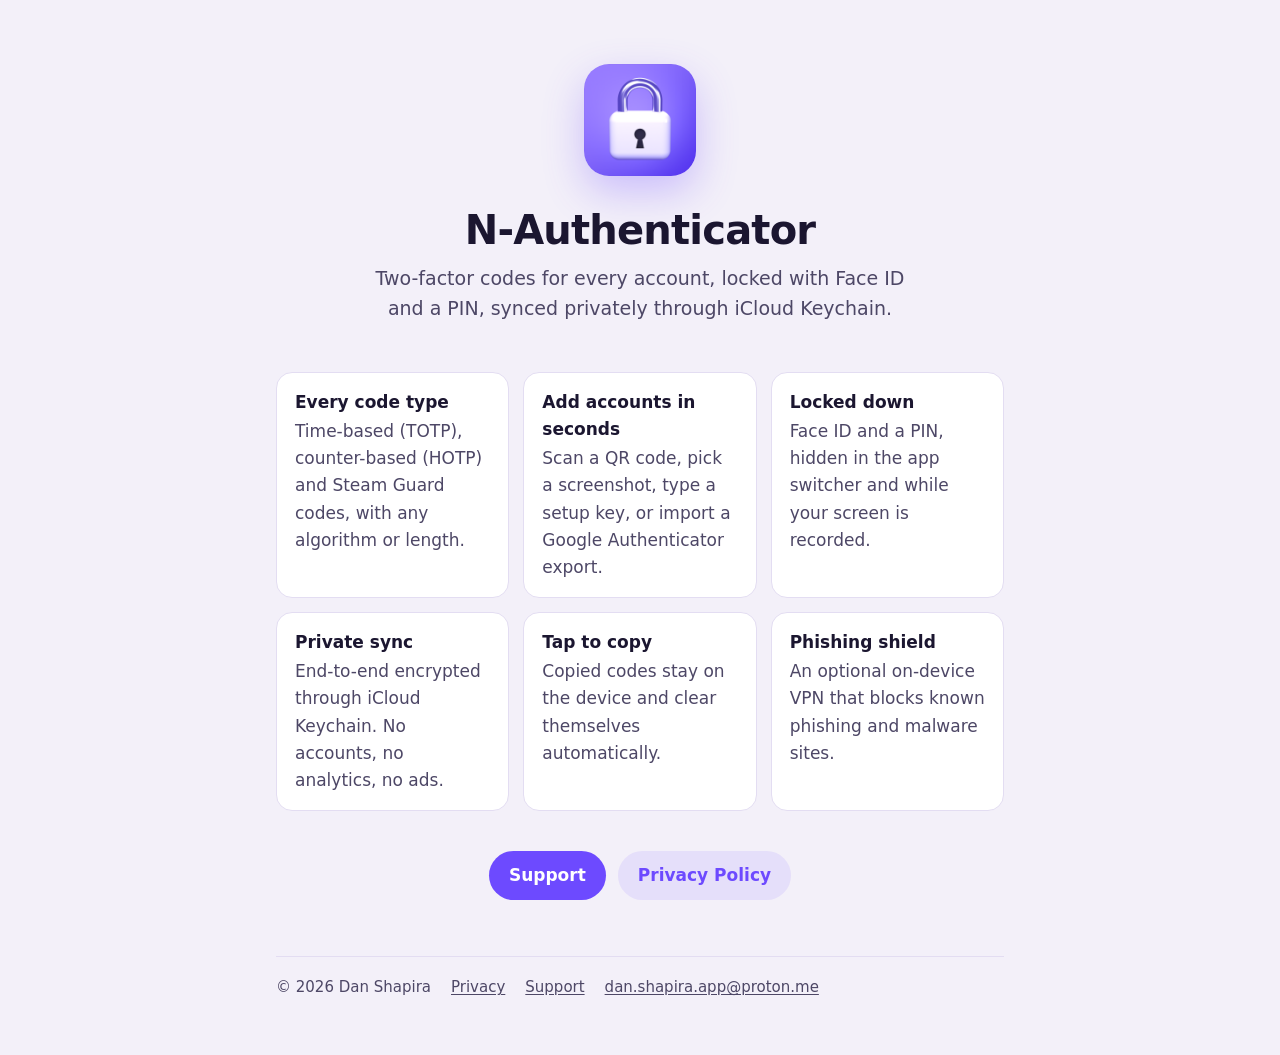
<file: index.html>
<!doctype html>
<html lang="en">
<head>
  <meta charset="utf-8">
  <meta name="viewport" content="width=device-width, initial-scale=1">
  <title>N-Authenticator</title>
  <meta name="description" content="A private two-factor authenticator for iPhone and iPad: codes locked with Face ID and a PIN, synced through iCloud Keychain, with an optional phishing shield.">
  <link rel="icon" href="assets/icon.png">
  <link rel="apple-touch-icon" href="assets/icon.png">
  <link rel="stylesheet" href="assets/style.css">
</head>
<body>
  <main>
    <section class="hero">
      <img src="assets/icon.png" alt="N-Authenticator app icon">
      <h1>N-Authenticator</h1>
      <p class="lead">Two-factor codes for every account, locked with Face ID and a PIN, synced privately through iCloud Keychain.</p>
    </section>

    <ul class="features">
      <li><strong>Every code type</strong>Time-based (TOTP), counter-based (HOTP) and Steam Guard codes, with any algorithm or length.</li>
      <li><strong>Add accounts in seconds</strong>Scan a QR code, pick a screenshot, type a setup key, or import a Google Authenticator export.</li>
      <li><strong>Locked down</strong>Face ID and a PIN, hidden in the app switcher and while your screen is recorded.</li>
      <li><strong>Private sync</strong>End-to-end encrypted through iCloud Keychain. No accounts, no analytics, no ads.</li>
      <li><strong>Tap to copy</strong>Copied codes stay on the device and clear themselves automatically.</li>
      <li><strong>Phishing shield</strong>An optional on-device VPN that blocks known phishing and malware sites.</li>
    </ul>

    <div class="links">
      <a class="button primary" href="support/">Support</a>
      <a class="button" href="privacy/">Privacy Policy</a>
    </div>

    <footer>
      <span>&copy; 2026 Dan Shapira</span>
      <a href="privacy/">Privacy</a>
      <a href="support/">Support</a>
      <a href="mailto:dan.shapira.app@proton.me">dan.shapira.app@proton.me</a>
    </footer>
  </main>
</body>
</html>
</file>
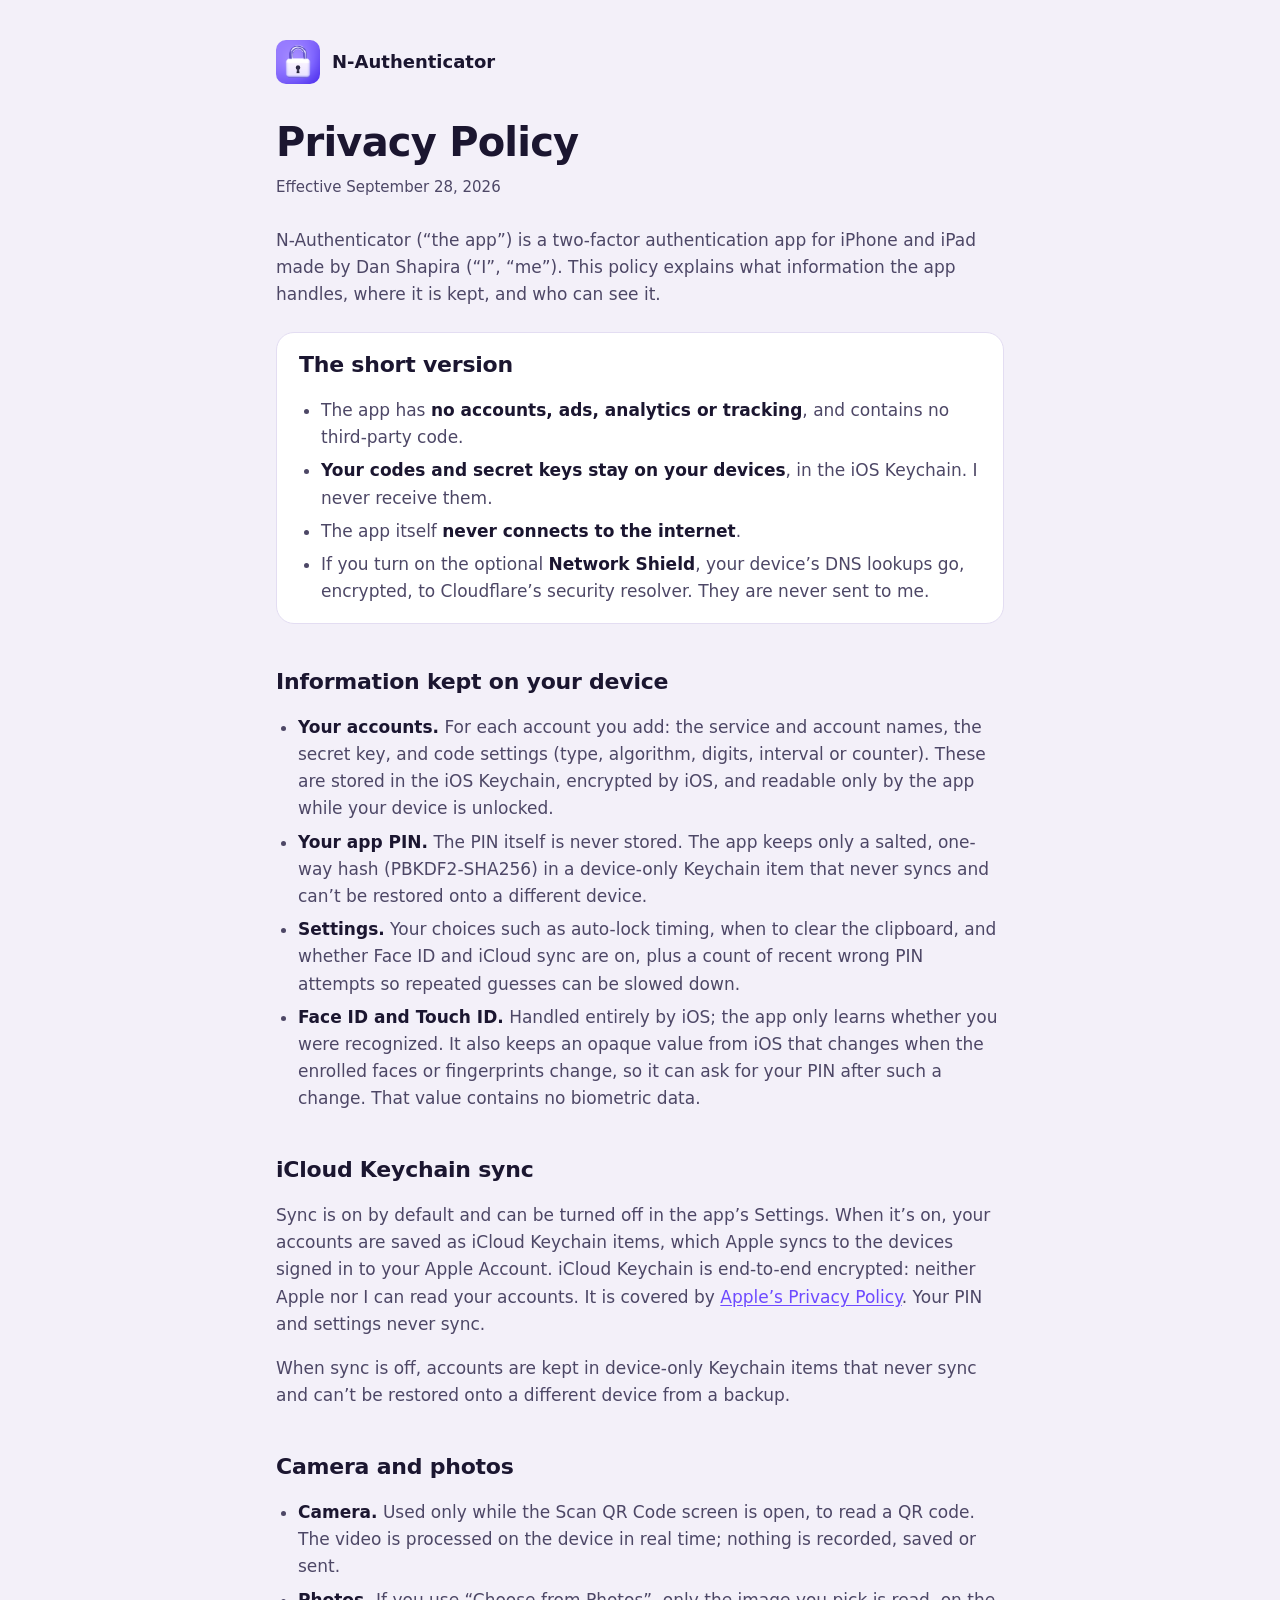
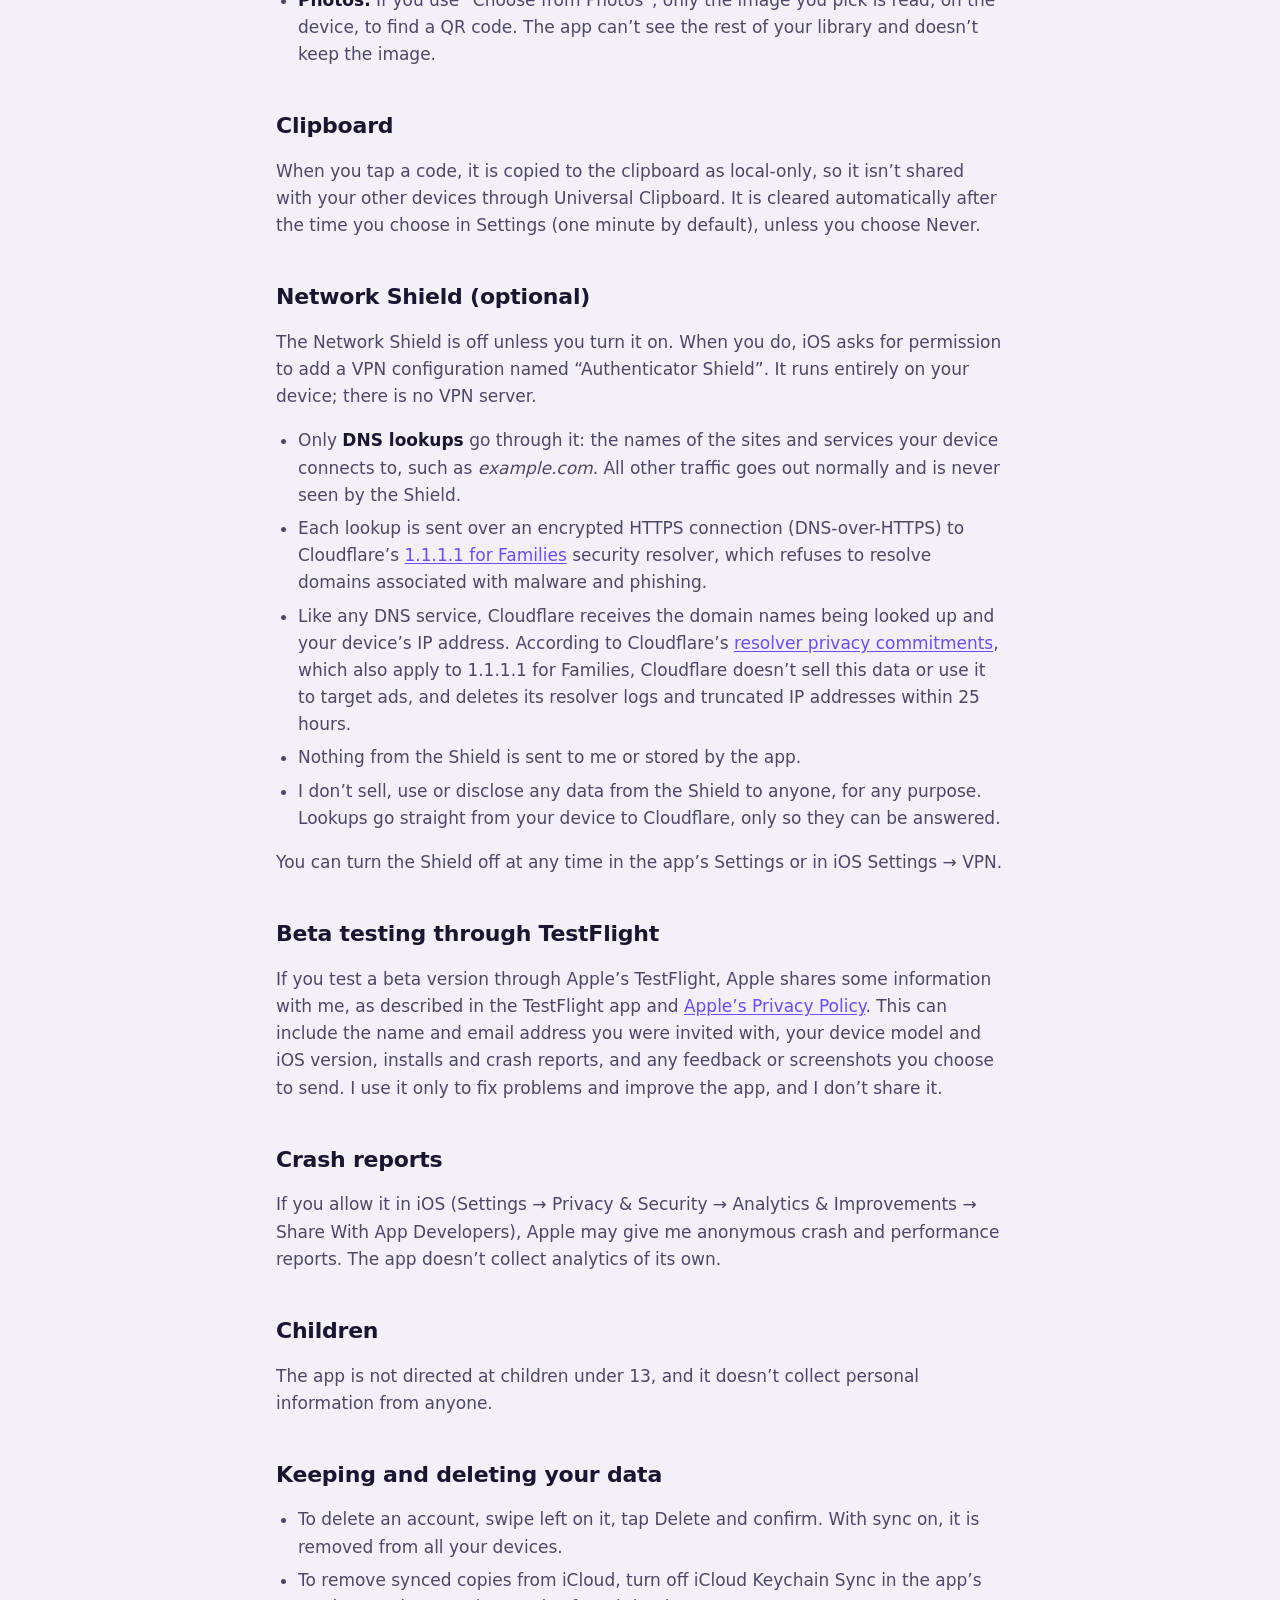
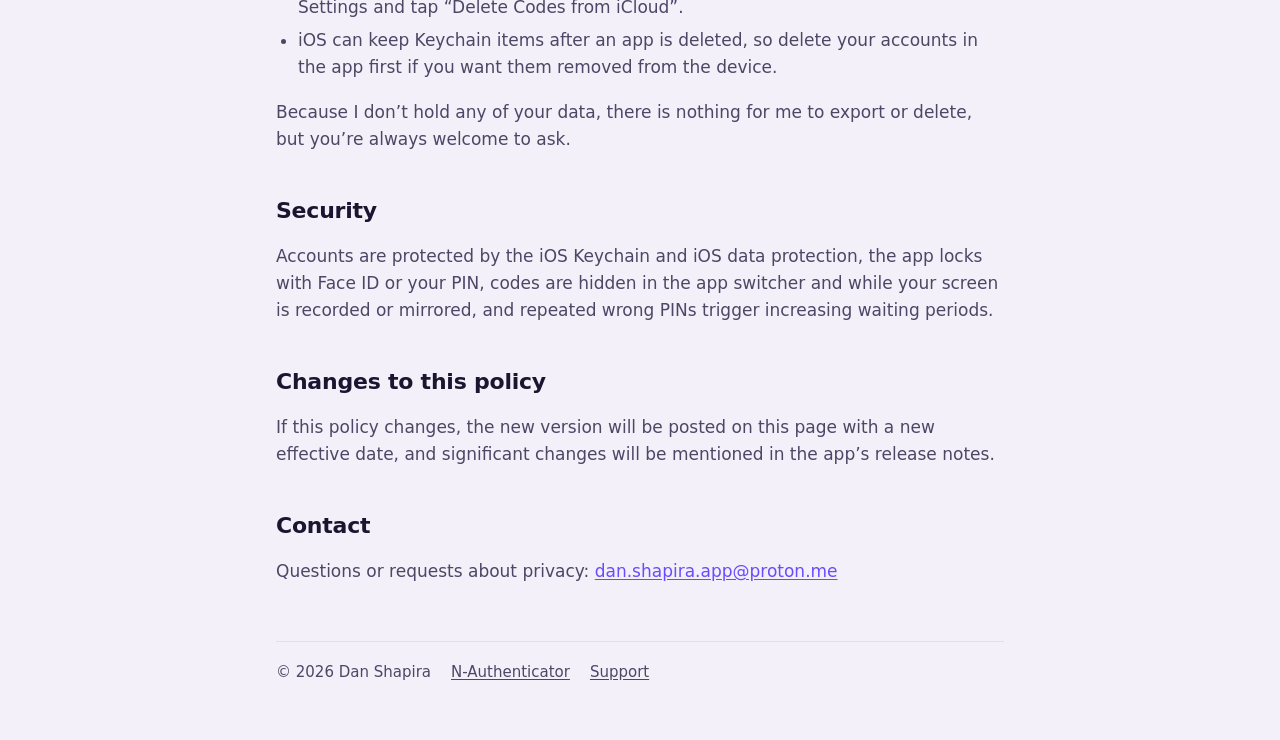
<file: privacy/index.html>
<!doctype html>
<html lang="en">
<head>
  <meta charset="utf-8">
  <meta name="viewport" content="width=device-width, initial-scale=1">
  <title>Privacy Policy · N-Authenticator</title>
  <meta name="description" content="How N-Authenticator handles your data: codes stay on your devices, no accounts, no analytics, no tracking.">
  <link rel="icon" href="../assets/icon.png">
  <link rel="apple-touch-icon" href="../assets/icon.png">
  <link rel="stylesheet" href="../assets/style.css">
</head>
<body>
  <main>
    <a class="brand" href="../"><img src="../assets/icon.png" alt="">N-Authenticator</a>

    <h1>Privacy Policy</h1>
    <p class="meta">Effective September 28, 2026</p>

    <p>N-Authenticator (&ldquo;the app&rdquo;) is a two-factor authentication app for iPhone and iPad made by Dan Shapira (&ldquo;I&rdquo;, &ldquo;me&rdquo;). This policy explains what information the app handles, where it is kept, and who can see it.</p>

    <div class="card">
      <h2 style="margin-top:0">The short version</h2>
      <ul>
        <li>The app has <strong>no accounts, ads, analytics or tracking</strong>, and contains no third-party code.</li>
        <li><strong>Your codes and secret keys stay on your devices</strong>, in the iOS Keychain. I never receive them.</li>
        <li>The app itself <strong>never connects to the internet</strong>.</li>
        <li>If you turn on the optional <strong>Network Shield</strong>, your device&rsquo;s DNS lookups go, encrypted, to Cloudflare&rsquo;s security resolver. They are never sent to me.</li>
      </ul>
    </div>

    <h2>Information kept on your device</h2>
    <ul>
      <li><strong>Your accounts.</strong> For each account you add: the service and account names, the secret key, and code settings (type, algorithm, digits, interval or counter). These are stored in the iOS Keychain, encrypted by iOS, and readable only by the app while your device is unlocked.</li>
      <li><strong>Your app PIN.</strong> The PIN itself is never stored. The app keeps only a salted, one-way hash (PBKDF2-SHA256) in a device-only Keychain item that never syncs and can&rsquo;t be restored onto a different device.</li>
      <li><strong>Settings.</strong> Your choices such as auto-lock timing, when to clear the clipboard, and whether Face ID and iCloud sync are on, plus a count of recent wrong PIN attempts so repeated guesses can be slowed down.</li>
      <li><strong>Face ID and Touch ID.</strong> Handled entirely by iOS; the app only learns whether you were recognized. It also keeps an opaque value from iOS that changes when the enrolled faces or fingerprints change, so it can ask for your PIN after such a change. That value contains no biometric data.</li>
    </ul>

    <h2>iCloud Keychain sync</h2>
    <p>Sync is on by default and can be turned off in the app&rsquo;s Settings. When it&rsquo;s on, your accounts are saved as iCloud Keychain items, which Apple syncs to the devices signed in to your Apple Account. iCloud Keychain is end-to-end encrypted: neither Apple nor I can read your accounts. It is covered by <a href="https://www.apple.com/legal/privacy/">Apple&rsquo;s Privacy Policy</a>. Your PIN and settings never sync.</p>
    <p>When sync is off, accounts are kept in device-only Keychain items that never sync and can&rsquo;t be restored onto a different device from a backup.</p>

    <h2>Camera and photos</h2>
    <ul>
      <li><strong>Camera.</strong> Used only while the Scan QR Code screen is open, to read a QR code. The video is processed on the device in real time; nothing is recorded, saved or sent.</li>
      <li><strong>Photos.</strong> If you use &ldquo;Choose from Photos&rdquo;, only the image you pick is read, on the device, to find a QR code. The app can&rsquo;t see the rest of your library and doesn&rsquo;t keep the image.</li>
    </ul>

    <h2>Clipboard</h2>
    <p>When you tap a code, it is copied to the clipboard as local-only, so it isn&rsquo;t shared with your other devices through Universal Clipboard. It is cleared automatically after the time you choose in Settings (one minute by default), unless you choose Never.</p>

    <h2 id="network-shield">Network Shield (optional)</h2>
    <p>The Network Shield is off unless you turn it on. When you do, iOS asks for permission to add a VPN configuration named &ldquo;Authenticator Shield&rdquo;. It runs entirely on your device; there is no VPN server.</p>
    <ul>
      <li>Only <strong>DNS lookups</strong> go through it: the names of the sites and services your device connects to, such as <em>example.com</em>. All other traffic goes out normally and is never seen by the Shield.</li>
      <li>Each lookup is sent over an encrypted HTTPS connection (DNS-over-HTTPS) to Cloudflare&rsquo;s <a href="https://developers.cloudflare.com/1.1.1.1/setup/">1.1.1.1 for Families</a> security resolver, which refuses to resolve domains associated with malware and phishing.</li>
      <li>Like any DNS service, Cloudflare receives the domain names being looked up and your device&rsquo;s IP address. According to Cloudflare&rsquo;s <a href="https://developers.cloudflare.com/1.1.1.1/privacy/public-dns-resolver/">resolver privacy commitments</a>, which also apply to 1.1.1.1 for Families, Cloudflare doesn&rsquo;t sell this data or use it to target ads, and deletes its resolver logs and truncated IP addresses within 25 hours.</li>
      <li>Nothing from the Shield is sent to me or stored by the app.</li>
      <li>I don&rsquo;t sell, use or disclose any data from the Shield to anyone, for any purpose. Lookups go straight from your device to Cloudflare, only so they can be answered.</li>
    </ul>
    <p>You can turn the Shield off at any time in the app&rsquo;s Settings or in iOS Settings &rarr; VPN.</p>

    <h2>Beta testing through TestFlight</h2>
    <p>If you test a beta version through Apple&rsquo;s TestFlight, Apple shares some information with me, as described in the TestFlight app and <a href="https://www.apple.com/legal/privacy/">Apple&rsquo;s Privacy Policy</a>. This can include the name and email address you were invited with, your device model and iOS version, installs and crash reports, and any feedback or screenshots you choose to send. I use it only to fix problems and improve the app, and I don&rsquo;t share it.</p>

    <h2>Crash reports</h2>
    <p>If you allow it in iOS (Settings &rarr; Privacy &amp; Security &rarr; Analytics &amp; Improvements &rarr; Share With App Developers), Apple may give me anonymous crash and performance reports. The app doesn&rsquo;t collect analytics of its own.</p>

    <h2>Children</h2>
    <p>The app is not directed at children under 13, and it doesn&rsquo;t collect personal information from anyone.</p>

    <h2>Keeping and deleting your data</h2>
    <ul>
      <li>To delete an account, swipe left on it, tap Delete and confirm. With sync on, it is removed from all your devices.</li>
      <li>To remove synced copies from iCloud, turn off iCloud Keychain Sync in the app&rsquo;s Settings and tap &ldquo;Delete Codes from iCloud&rdquo;.</li>
      <li>iOS can keep Keychain items after an app is deleted, so delete your accounts in the app first if you want them removed from the device.</li>
    </ul>
    <p>Because I don&rsquo;t hold any of your data, there is nothing for me to export or delete, but you&rsquo;re always welcome to ask.</p>

    <h2>Security</h2>
    <p>Accounts are protected by the iOS Keychain and iOS data protection, the app locks with Face ID or your PIN, codes are hidden in the app switcher and while your screen is recorded or mirrored, and repeated wrong PINs trigger increasing waiting periods.</p>

    <h2>Changes to this policy</h2>
    <p>If this policy changes, the new version will be posted on this page with a new effective date, and significant changes will be mentioned in the app&rsquo;s release notes.</p>

    <h2>Contact</h2>
    <p>Questions or requests about privacy: <a href="mailto:dan.shapira.app@proton.me">dan.shapira.app@proton.me</a></p>

    <footer>
      <span>&copy; 2026 Dan Shapira</span>
      <a href="../">N-Authenticator</a>
      <a href="../support/">Support</a>
    </footer>
  </main>
</body>
</html>
</file>
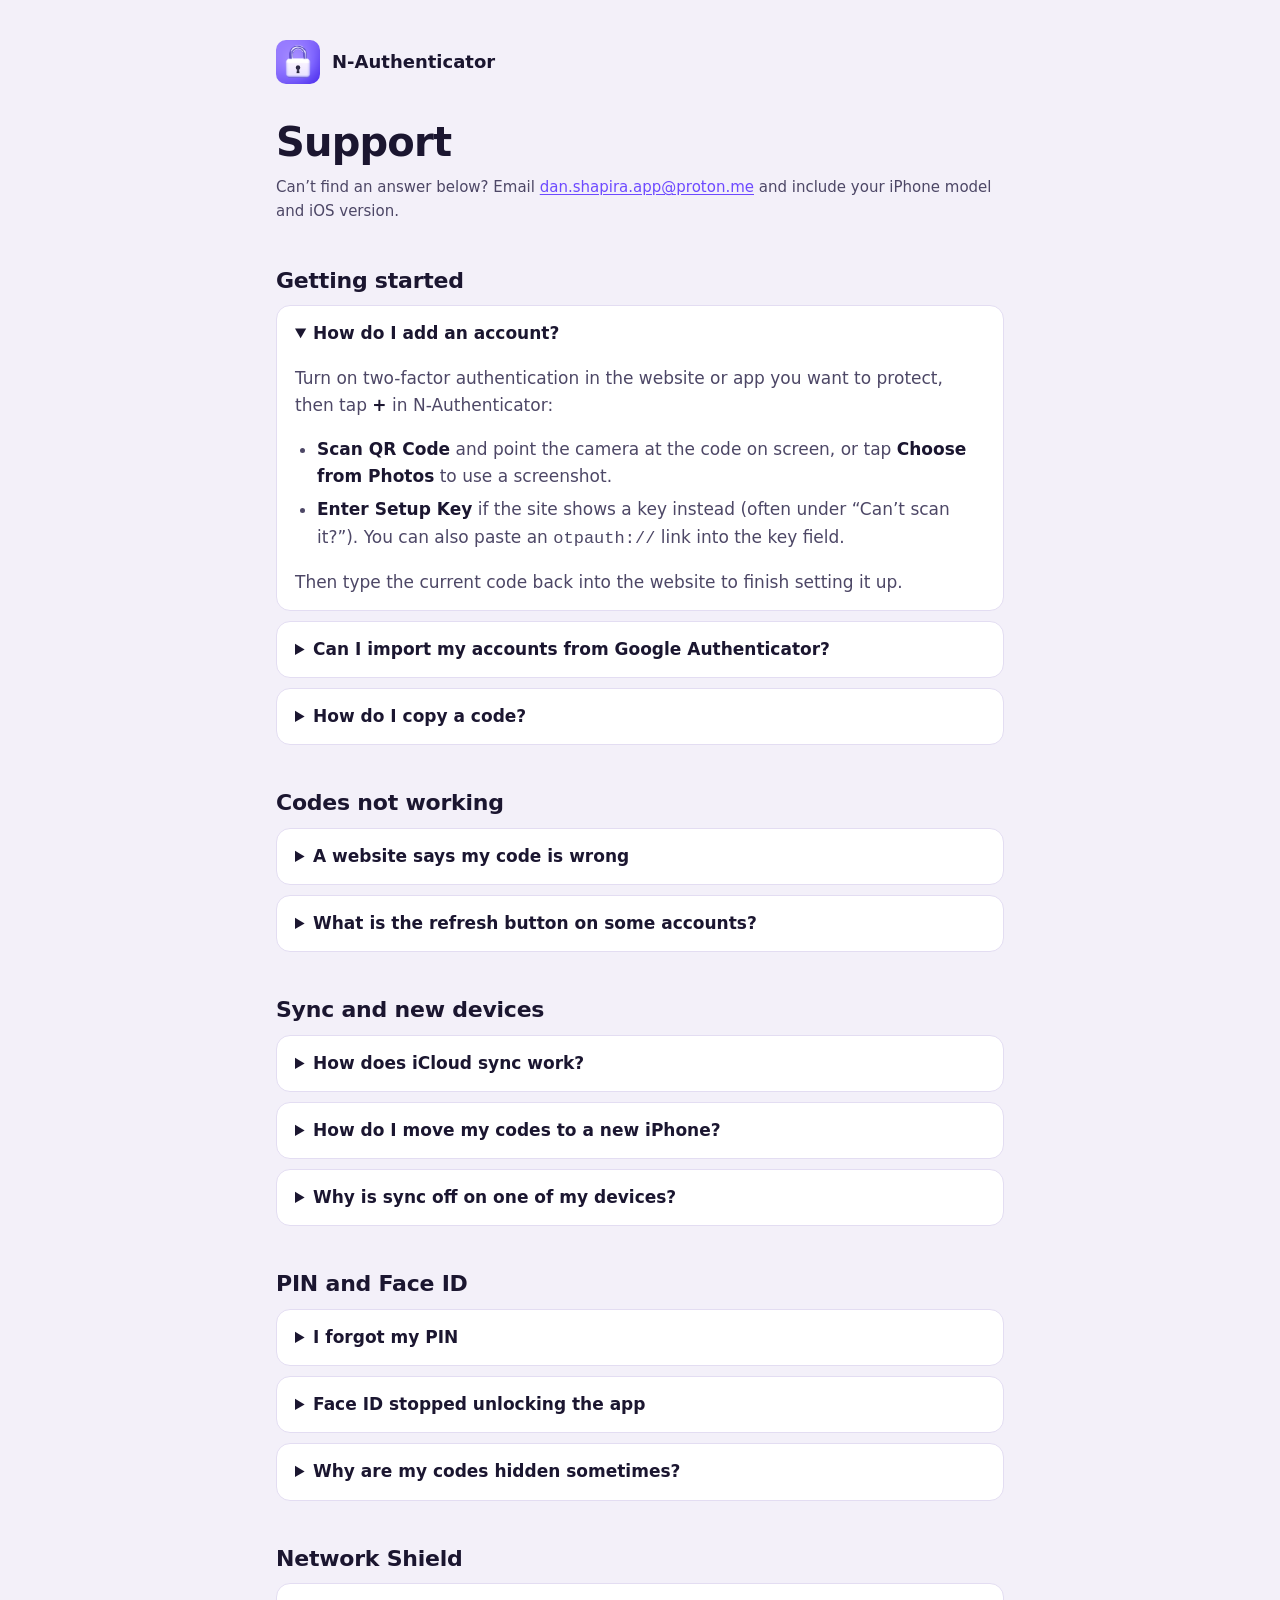
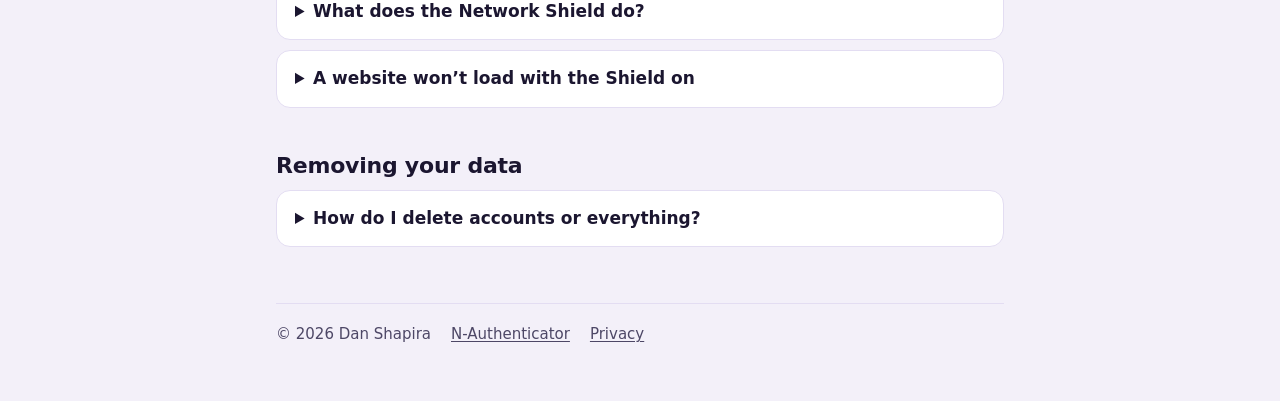
<file: support/index.html>
<!doctype html>
<html lang="en">
<head>
  <meta charset="utf-8">
  <meta name="viewport" content="width=device-width, initial-scale=1">
  <title>Support · N-Authenticator</title>
  <meta name="description" content="Help with N-Authenticator: adding accounts, sync, moving to a new iPhone, PIN and Face ID, and the Network Shield.">
  <link rel="icon" href="../assets/icon.png">
  <link rel="apple-touch-icon" href="../assets/icon.png">
  <link rel="stylesheet" href="../assets/style.css">
</head>
<body>
  <main>
    <a class="brand" href="../"><img src="../assets/icon.png" alt="">N-Authenticator</a>

    <h1>Support</h1>
    <p class="meta">Can&rsquo;t find an answer below? Email <a href="mailto:dan.shapira.app@proton.me">dan.shapira.app@proton.me</a> and include your iPhone model and iOS version.</p>

    <h2>Getting started</h2>
    <details open>
      <summary>How do I add an account?</summary>
      <p>Turn on two-factor authentication in the website or app you want to protect, then tap <strong>+</strong> in N-Authenticator:</p>
      <ul>
        <li><strong>Scan QR Code</strong> and point the camera at the code on screen, or tap <strong>Choose from Photos</strong> to use a screenshot.</li>
        <li><strong>Enter Setup Key</strong> if the site shows a key instead (often under &ldquo;Can&rsquo;t scan it?&rdquo;). You can also paste an <code>otpauth://</code> link into the key field.</li>
      </ul>
      <p>Then type the current code back into the website to finish setting it up.</p>
    </details>
    <details>
      <summary>Can I import my accounts from Google Authenticator?</summary>
      <p>Yes. In Google Authenticator, choose <strong>Transfer accounts &rarr; Export accounts</strong>, then scan the QR code (or each of the QR codes) it shows with <strong>+ &rarr; Scan QR Code</strong>.</p>
    </details>
    <details>
      <summary>How do I copy a code?</summary>
      <p>Tap it. Copied codes stay on this device (they aren&rsquo;t sent to your other devices through Universal Clipboard) and are cleared automatically; you can change the delay in <strong>Settings &rarr; Clear Clipboard</strong>.</p>
    </details>

    <h2>Codes not working</h2>
    <details>
      <summary>A website says my code is wrong</summary>
      <p>Time-based codes depend on your iPhone&rsquo;s clock. Make sure <strong>Settings &rarr; General &rarr; Date &amp; Time &rarr; Set Automatically</strong> is on, then try the next code. If it still fails, remove the account from the website&rsquo;s security settings and set it up again.</p>
    </details>
    <details>
      <summary>What is the refresh button on some accounts?</summary>
      <p>Those are counter-based (HOTP) accounts. Tap refresh only when the service asks for a new code, since each tap moves the counter forward.</p>
    </details>

    <h2>Sync and new devices</h2>
    <details>
      <summary>How does iCloud sync work?</summary>
      <p>With <strong>Settings &rarr; iCloud Keychain Sync</strong> on, your accounts sync end-to-end encrypted through iCloud Keychain to your other devices signed in to the same Apple Account. It needs iCloud Keychain turned on: iOS Settings &rarr; [your name] &rarr; iCloud &rarr; <strong>Passwords</strong> (called <strong>Passwords &amp; Keychain</strong> on older iOS versions). Changes can take a few minutes and appear the next time you open the app (or pull down on the list to refresh).</p>
    </details>
    <details>
      <summary>How do I move my codes to a new iPhone?</summary>
      <p>If iCloud Keychain Sync is on, sign in to the same Apple Account on the new iPhone, install N-Authenticator and open it; your accounts appear after syncing. If sync is off, open each account (swipe left &rarr; Edit), tap <strong>Show Transfer QR Code</strong> and scan it with the new iPhone. Keep your old phone until everything works on the new one.</p>
    </details>
    <details>
      <summary>Why is sync off on one of my devices?</summary>
      <p>Sync is set per device. Turning it off keeps the codes on that device only, and the copies already in iCloud stay available to your other devices until you tap <strong>Delete Codes from iCloud</strong>.</p>
    </details>

    <h2>PIN and Face ID</h2>
    <details>
      <summary>I forgot my PIN</summary>
      <p>On the lock screen, tap <strong>Forgot PIN?</strong>, confirm with your iPhone passcode (or Face ID), and choose a new PIN. Your accounts are kept.</p>
    </details>
    <details>
      <summary>Face ID stopped unlocking the app</summary>
      <p>For your security, the app asks for your PIN once whenever the faces or fingerprints enrolled on your iPhone change. Enter your PIN and Face ID works again. You can turn it on or off in <strong>Settings &rarr; Face ID</strong>.</p>
    </details>
    <details>
      <summary>Why are my codes hidden sometimes?</summary>
      <p>Codes are hidden while your screen is being recorded, mirrored or shared with AirPlay, and the app switcher shows a cover screen instead of your codes.</p>
    </details>

    <h2>Network Shield</h2>
    <details>
      <summary>What does the Network Shield do?</summary>
      <p>It&rsquo;s an optional on-device VPN, with no server, that sends your iPhone&rsquo;s DNS lookups, encrypted, to Cloudflare&rsquo;s security resolver, which blocks sites known for phishing and malware. Phishing pages are the most common way sign-in codes get stolen. No other traffic goes through it. See the <a href="../privacy/#network-shield">privacy policy</a> for details.</p>
    </details>
    <details>
      <summary>A website won&rsquo;t load with the Shield on</summary>
      <p>The site may be on Cloudflare&rsquo;s list of dangerous domains, or your network may block encrypted DNS. Turn the Shield off in the app&rsquo;s Settings (or iOS Settings &rarr; VPN) and try again, and let me know the site so I can look into it.</p>
    </details>

    <h2>Removing your data</h2>
    <details>
      <summary>How do I delete accounts or everything?</summary>
      <p>Swipe left on an account, tap Delete and confirm; with sync on, it&rsquo;s removed from all your devices. iOS can keep Keychain items after an app is deleted, so delete your accounts in the app first if you want them gone. Before removing an account, make sure you&rsquo;ve turned off two-factor authentication for it or have another way to sign in.</p>
    </details>

    <footer>
      <span>&copy; 2026 Dan Shapira</span>
      <a href="../">N-Authenticator</a>
      <a href="../privacy/">Privacy</a>
    </footer>
  </main>
</body>
</html>
</file>
<file: assets/style.css>
:root {
  --violet: #6d4aff;
  --ink: #1b1630;
  --ink-soft: #4d4766;
  --mica: #f3f0f9;
  --surface: #ffffff;
  --line: #e3ddf2;
  --tint: rgba(109, 74, 255, 0.1);
  color-scheme: light;
}

@media (prefers-color-scheme: dark) {
  :root:not([data-theme="light"]) {
    --violet: #8c6dff;
    --ink: #f3f0f9;
    --ink-soft: #bab3d4;
    --mica: #0f0c18;
    --surface: #1b1630;
    --line: #2d2649;
    --tint: rgba(140, 109, 255, 0.16);
    color-scheme: dark;
  }
}

:root[data-theme="dark"] {
  --violet: #8c6dff;
  --ink: #f3f0f9;
  --ink-soft: #bab3d4;
  --mica: #0f0c18;
  --surface: #1b1630;
  --line: #2d2649;
  --tint: rgba(140, 109, 255, 0.16);
  color-scheme: dark;
}

* {
  box-sizing: border-box;
}

html {
  -webkit-text-size-adjust: 100%;
}

body {
  margin: 0;
  background: var(--mica);
  color: var(--ink);
  font: 17px/1.6 -apple-system, BlinkMacSystemFont, "SF Pro Text", "Segoe UI", system-ui, sans-serif;
}

main {
  max-width: 760px;
  margin: 0 auto;
  padding: 40px 16px 56px;
}

a {
  color: var(--violet);
  text-underline-offset: 2px;
}

.brand {
  display: inline-flex;
  align-items: center;
  gap: 12px;
  color: inherit;
  text-decoration: none;
  font-weight: 700;
  font-size: 18px;
  margin-bottom: 36px;
}

.brand img {
  width: 44px;
  height: 44px;
  border-radius: 10px;
}

h1 {
  font-size: clamp(30px, 6vw, 40px);
  line-height: 1.12;
  letter-spacing: -0.02em;
  margin: 0 0 10px;
}

h2 {
  font-size: 22px;
  line-height: 1.3;
  letter-spacing: -0.01em;
  margin: 44px 0 8px;
}

h3 {
  font-size: 18px;
  margin: 28px 0 4px;
}

p,
li {
  color: var(--ink-soft);
}

strong {
  color: var(--ink);
}

ul {
  padding-left: 22px;
}

li + li {
  margin-top: 6px;
}

.meta {
  font-size: 15px;
  color: var(--ink-soft);
  margin: 0 0 28px;
}

.card {
  background: var(--surface);
  border: 1px solid var(--line);
  border-radius: 18px;
  padding: 18px 22px;
  margin: 24px 0;
}

.card > :first-child {
  margin-top: 0;
}

.card > :last-child {
  margin-bottom: 0;
}

.hero {
  text-align: center;
  padding: 24px 0 8px;
}

.hero img {
  width: 112px;
  height: 112px;
  border-radius: 25px;
  box-shadow: 0 16px 40px rgba(109, 74, 255, 0.3);
}

.hero h1 {
  margin-top: 24px;
}

.hero .lead {
  font-size: 19px;
  max-width: 560px;
  margin: 0 auto;
}

.features {
  display: grid;
  grid-template-columns: repeat(auto-fit, minmax(220px, 1fr));
  gap: 14px;
  margin: 40px 0;
  padding: 0;
  list-style: none;
}

.features li {
  margin: 0;
  background: var(--surface);
  border: 1px solid var(--line);
  border-radius: 16px;
  padding: 16px 18px;
}

.features strong {
  display: block;
  margin-bottom: 2px;
}

.links {
  display: flex;
  flex-wrap: wrap;
  justify-content: center;
  gap: 12px;
}

.button {
  display: inline-block;
  padding: 11px 20px;
  border-radius: 999px;
  background: var(--tint);
  color: var(--violet);
  font-weight: 600;
  text-decoration: none;
}

.button.primary {
  background: var(--violet);
  color: #ffffff;
}

details {
  background: var(--surface);
  border: 1px solid var(--line);
  border-radius: 14px;
  padding: 14px 18px;
  margin: 10px 0;
}

details summary {
  cursor: pointer;
  font-weight: 600;
  color: var(--ink);
}

details[open] summary {
  margin-bottom: 6px;
}

details > :last-child {
  margin-bottom: 0;
}

footer {
  border-top: 1px solid var(--line);
  margin-top: 56px;
  padding-top: 18px;
  display: flex;
  flex-wrap: wrap;
  gap: 6px 20px;
  font-size: 15px;
  color: var(--ink-soft);
}

footer a {
  color: var(--ink-soft);
}
</file>
